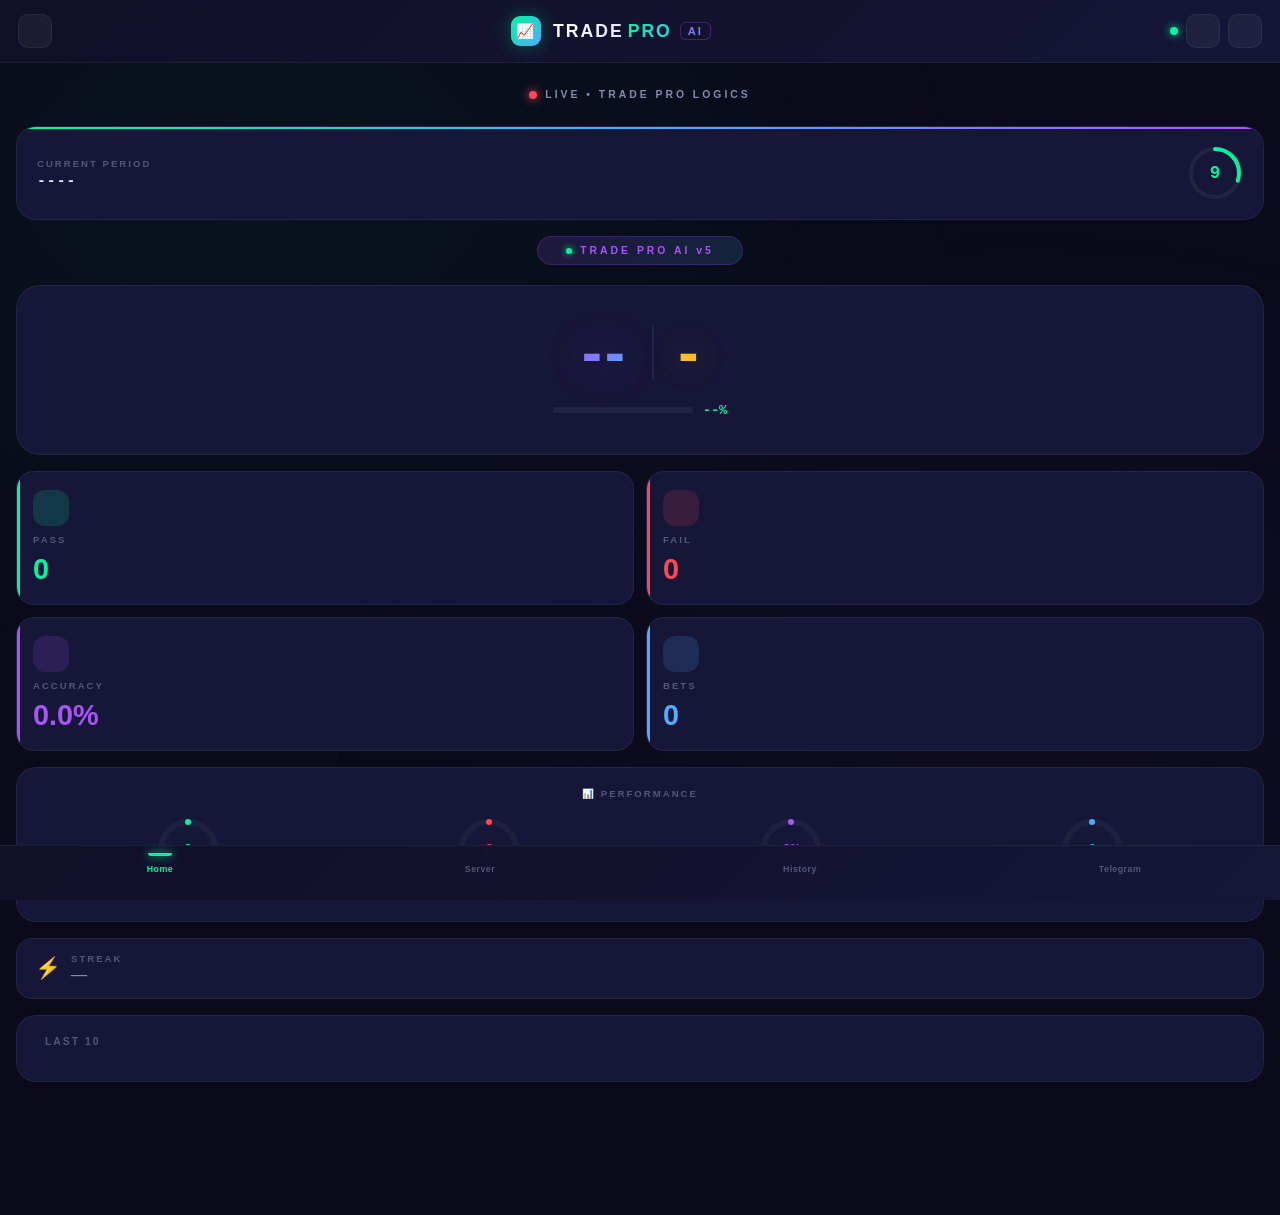
<file: index.html>
<!DOCTYPE html>
<html lang="en">
<head>
  <meta charset="UTF-8" />
  <meta name="viewport" content="width=device-width, initial-scale=1.0" />
  <title>TRADE PRO AI</title>
  <link rel="stylesheet" href="style.css">
</head>
<body>

<div class="top-header">
  <div class="close-btn"><i class="fas fa-xmark"></i></div>
  <div class="title"><div class="logo-icon">📈</div><span class="brand-trade">TRADE</span><span class="brand-pro">PRO</span><span class="brand-ai">AI</span></div>
  <div class="right-icons"><div class="status-dot"></div><div class="icon-btn"><i class="fas fa-bell"></i></div><div class="icon-btn"><i class="fas fa-gear"></i></div></div>
</div>

<div class="tab-page active" id="pageHome">
  <div class="page-container">
    <div class="live-bar animate-in"><div class="live-dot"></div><span class="live-text">LIVE • TRADE PRO LOGICS</span></div>
    <div class="period-card animate-in">
      <div class="period-left"><span class="period-label">CURRENT PERIOD</span><span class="period-value" id="periodDisplay">----</span></div>
      <div class="timer-circle"><svg viewBox="0 0 56 56"><circle class="timer-bg" cx="28" cy="28" r="24"/><circle class="timer-fg" id="timerFg" cx="28" cy="28" r="24" stroke-dasharray="150.8" stroke-dashoffset="0"/></svg><span class="timer-text" id="timerText">--</span></div>
    </div>
    <div class="server-badge animate-in"><span><div class="pulse-ring"></div>TRADE PRO AI v5</span></div>
    <div class="prediction-hero animate-in" id="predHero">
      <div class="pred-main-row">
        <span class="pred-size-display big-text" id="predSizeText">--</span>
        <div class="pred-divider"></div>
        <span class="pred-number-display" id="predNumText">-</span>
      </div>
      <div class="confidence-bar-wrapper">
        <div class="confidence-bar"><div class="confidence-fill" id="confFill" style="width:0%"></div></div>
        <span class="confidence-value" id="confValue">--%</span>
      </div>
      <div id="levelBadge" class="level-badge safe" style="display:none;">
        <i class="fas fa-layer-group"></i><span id="levelText">LEVEL 1</span>
      </div>
    </div>
    <div class="metrics-grid animate-in">
      <div class="metric-card pass-metric"><div class="metric-icon"><i class="fas fa-check"></i></div><span class="metric-label">PASS</span><span class="metric-value" id="cardPass">0</span></div>
      <div class="metric-card fail-metric"><div class="metric-icon"><i class="fas fa-xmark"></i></div><span class="metric-label">FAIL</span><span class="metric-value" id="cardFail">0</span></div>
      <div class="metric-card acc-metric"><div class="metric-icon"><i class="fas fa-bullseye"></i></div><span class="metric-label">ACCURACY</span><span class="metric-value" id="cardAccuracy">0%</span></div>
      <div class="metric-card bets-metric"><div class="metric-icon"><i class="fas fa-chart-line"></i></div><span class="metric-label">BETS</span><span class="metric-value" id="cardBets">0</span></div>
    </div>
    <div class="donut-section animate-in">
      <div class="donut-section-title">📊 PERFORMANCE</div>
      <div class="donut-row">
        <div class="donut-item"><div class="donut-ring"><svg viewBox="0 0 68 68"><circle class="bg-circle" cx="34" cy="34" r="27"/><circle class="fg-circle" id="donutPass" cx="34" cy="34" r="27" stroke="#00f5a0" stroke-dasharray="0 169.6"/></svg><span class="donut-center" id="donutPassVal" style="color:#00f5a0">0</span></div><div class="donut-label">PASS</div></div>
        <div class="donut-item"><div class="donut-ring"><svg viewBox="0 0 68 68"><circle class="bg-circle" cx="34" cy="34" r="27"/><circle class="fg-circle" id="donutFail" cx="34" cy="34" r="27" stroke="#ff4757" stroke-dasharray="0 169.6"/></svg><span class="donut-center" id="donutFailVal" style="color:#ff4757">0</span></div><div class="donut-label">FAIL</div></div>
        <div class="donut-item"><div class="donut-ring"><svg viewBox="0 0 68 68"><circle class="bg-circle" cx="34" cy="34" r="27"/><circle class="fg-circle" id="donutAcc" cx="34" cy="34" r="27" stroke="#a855f7" stroke-dasharray="0 169.6"/></svg><span class="donut-center" id="donutAccVal" style="color:#a855f7">0%</span></div><div class="donut-label">ACC</div></div>
        <div class="donut-item"><div class="donut-ring"><svg viewBox="0 0 68 68"><circle class="bg-circle" cx="34" cy="34" r="27"/><circle class="fg-circle" id="donutBets" cx="34" cy="34" r="27" stroke="#4facfe" stroke-dasharray="0 169.6"/></svg><span class="donut-center" id="donutBetsVal" style="color:#4facfe">0</span></div><div class="donut-label">BETS</div></div>
      </div>
    </div>
    <div class="streak-bar animate-in"><span class="streak-icon" id="streakIcon">🔥</span><div class="streak-info"><span class="streak-label">STREAK</span><span class="streak-value win-streak" id="streakValue">0</span></div></div>
    <div class="recent-section animate-in"><span class="section-title"><i class="fas fa-clock-rotate-left"></i>LAST 10</span><div class="recent-grid" id="recentBalls"></div></div>
  </div>
</div>

<div class="tab-page" id="pageServer">
  <div class="page-container">
    <div class="live-bar animate-in"><div class="live-dot"></div><span class="live-text">20 LOGIC ENGINE</span></div>
    <div class="server-card animate-in"><div class="server-card-title"><i class="fas fa-bolt" style="color:var(--accent-gold)"></i>ALL 20 LOGICS</div><div id="logicItems"></div></div>
    <div class="server-card animate-in"><div class="server-card-title"><i class="fas fa-brain" style="color:var(--accent-purple)"></i>ACTIVE PATTERNS</div><div id="patternCards"></div></div>
    <div class="heatmap-section animate-in"><div class="server-card-title"><i class="fas fa-grip" style="color:var(--accent-cyan)"></i>HEATMAP</div><div class="heatmap-grid" id="heatmapGrid"></div></div>
  </div>
</div>

<div class="tab-page" id="pageHistory">
  <div class="page-container">
    <div class="live-bar animate-in"><div class="live-dot"></div><span class="live-text">HISTORY</span></div>
    <div class="history-stats-bar animate-in">
      <div class="hs-item"><div class="hs-value" id="hsWins" style="color:var(--accent-green)">0</div><div class="hs-label">WINS</div></div>
      <div class="hs-item"><div class="hs-value" id="hsLosses" style="color:var(--accent-red)">0</div><div class="hs-label">LOSSES</div></div>
      <div class="hs-item"><div class="hs-value" id="hsAcc" style="color:var(--accent-purple)">0%</div><div class="hs-label">ACC</div></div>
      <div class="hs-item"><div class="hs-value" id="hsTotal" style="color:var(--accent-blue)">0</div><div class="hs-label">TOTAL</div></div>
    </div>
    <div id="historyList"></div>
    <button class="clear-btn" id="clearHistoryBtn"><i class="fas fa-trash"></i> CLEAR</button>
  </div>
</div>

<div class="tab-page" id="pageTelegram">
  <div class="page-container">
    <div class="live-bar animate-in"><div class="live-dot"></div><span class="live-text">TELEGRAM</span></div>
    <div class="server-card animate-in">
      <div class="server-card-title"><i class="fab fa-telegram" style="color:var(--accent-blue)"></i>BOT CONFIG</div>
      <div class="tg-input-group"><label class="tg-label">BOT TOKEN</label><input type="text" class="tg-input" id="botToken" placeholder="123456:ABC-DEF..."></div>
      <div class="tg-input-group"><label class="tg-label">CHANNEL ID</label><input type="text" class="tg-input" id="channelId" placeholder="@channel or -100..."></div>
      <button class="tg-btn start-btn" id="startSession"><i class="fas fa-rocket"></i>START</button>
      <button class="tg-btn stop-btn" id="stopSession" disabled><i class="fas fa-stop"></i>STOP</button>
      <div class="tg-status inactive-status" id="sessionStatus"><i class="fas fa-circle" style="font-size:0.5rem"></i>INACTIVE</div>
      <div class="tg-preview">
        <div class="tg-preview-title"><i class="fas fa-eye" style="color:var(--accent-cyan)"></i>MESSAGE PREVIEW</div>
        <div class="tg-preview-msg">
          <div class="tg-line">📈 <span class="tg-bold">TRADE PRO AI</span></div>
          <div class="tg-line">&nbsp;</div>
          <div class="tg-line">📌 <span class="tg-bold">123</span></div>
          <div class="tg-line">🎯 <span class="tg-bold">BIG 7</span></div>
        </div>
      </div>
      <div style="margin-top:20px;">
        <div class="tg-feature"><div class="tg-feature-icon" style="background:var(--accent-green-dim);color:var(--accent-green)"><i class="fas fa-paper-plane"></i></div><span class="tg-feature-text">Prediction messages</span></div>
        <div class="tg-feature"><div class="tg-feature-icon" style="background:rgba(168,85,247,0.15);color:var(--accent-purple)"><i class="fas fa-image"></i></div><span class="tg-feature-text">Win/Loss stickers</span></div>
        <div class="tg-feature"><div class="tg-feature-icon" style="background:rgba(251,191,36,0.15);color:var(--accent-gold)"><i class="fas fa-shield-halved"></i></div><span class="tg-feature-text">Period last 3 digits</span></div>
      </div>
      <div class="tg-log" id="tgLog"><div class="log-info">📋 Waiting for session start...</div></div>
    </div>
  </div>
</div>

<div class="bottom-nav">
  <div class="nav-item active" data-page="pageHome"><i class="fas fa-home"></i><div class="nav-label">Home</div></div>
  <div class="nav-item" data-page="pageServer"><i class="fas fa-server"></i><div class="nav-label">Server</div></div>
  <div class="nav-item" data-page="pageHistory"><i class="fas fa-clock-rotate-left"></i><div class="nav-label">History</div></div>
  <div class="nav-item" data-page="pageTelegram"><i class="fab fa-telegram"></i><div class="nav-label">Telegram</div></div>
</div>

<script src="script.js"></script>
</body>
</html>
</file>
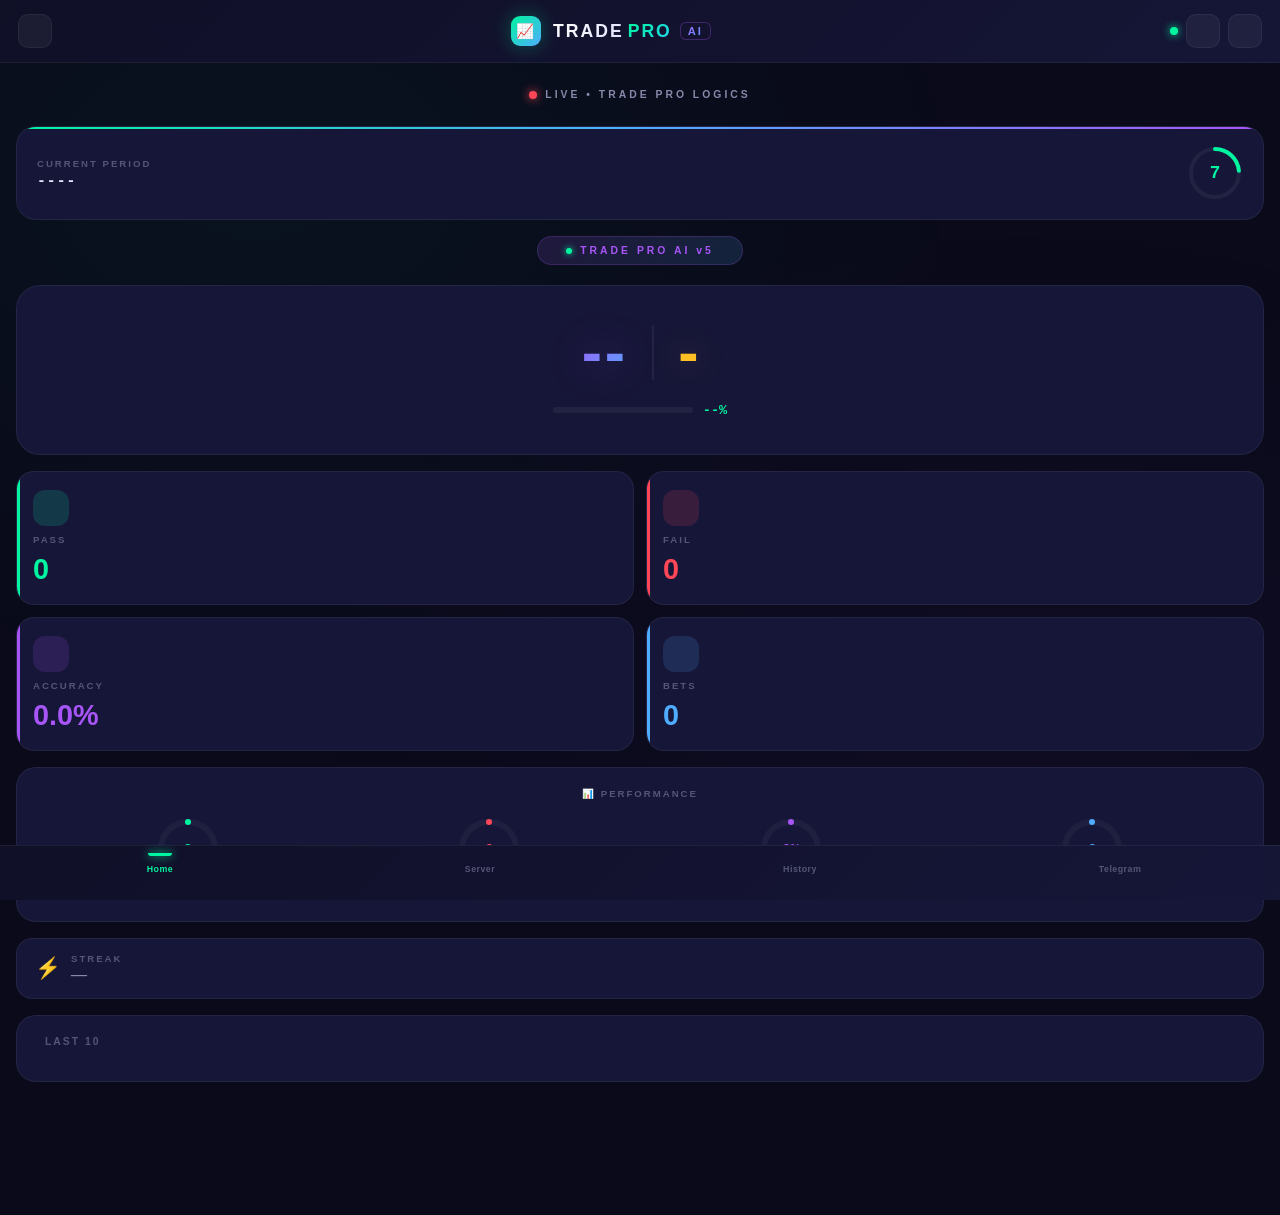
<file: index (1).html>
<!DOCTYPE html>
<html lang="en">
<head>
  <meta charset="UTF-8" />
  <meta name="viewport" content="width=device-width, initial-scale=1.0" />
  <title>TRADE PRO AI</title>
  <link rel="stylesheet" href="style.css">
</head>
<body>

<div class="top-header">
  <div class="close-btn"><i class="fas fa-xmark"></i></div>
  <div class="title"><div class="logo-icon">📈</div><span class="brand-trade">TRADE</span><span class="brand-pro">PRO</span><span class="brand-ai">AI</span></div>
  <div class="right-icons"><div class="status-dot"></div><div class="icon-btn"><i class="fas fa-bell"></i></div><div class="icon-btn"><i class="fas fa-gear"></i></div></div>
</div>

<div class="tab-page active" id="pageHome">
  <div class="page-container">
    <div class="live-bar animate-in"><div class="live-dot"></div><span class="live-text">LIVE • TRADE PRO LOGICS</span></div>
    <div class="period-card animate-in">
      <div class="period-left"><span class="period-label">CURRENT PERIOD</span><span class="period-value" id="periodDisplay">----</span></div>
      <div class="timer-circle"><svg viewBox="0 0 56 56"><circle class="timer-bg" cx="28" cy="28" r="24"/><circle class="timer-fg" id="timerFg" cx="28" cy="28" r="24" stroke-dasharray="150.8" stroke-dashoffset="0"/></svg><span class="timer-text" id="timerText">--</span></div>
    </div>
    <div class="server-badge animate-in"><span><div class="pulse-ring"></div>TRADE PRO AI v5</span></div>
    <div class="prediction-hero animate-in" id="predHero">
      <div class="pred-main-row">
        <span class="pred-size-display big-text" id="predSizeText">--</span>
        <div class="pred-divider"></div>
        <span class="pred-number-display" id="predNumText">-</span>
      </div>
      <div class="confidence-bar-wrapper">
        <div class="confidence-bar"><div class="confidence-fill" id="confFill" style="width:0%"></div></div>
        <span class="confidence-value" id="confValue">--%</span>
      </div>
      <div id="levelBadge" class="level-badge safe" style="display:none;">
        <i class="fas fa-layer-group"></i><span id="levelText">LEVEL 1</span>
      </div>
    </div>
    <div class="metrics-grid animate-in">
      <div class="metric-card pass-metric"><div class="metric-icon"><i class="fas fa-check"></i></div><span class="metric-label">PASS</span><span class="metric-value" id="cardPass">0</span></div>
      <div class="metric-card fail-metric"><div class="metric-icon"><i class="fas fa-xmark"></i></div><span class="metric-label">FAIL</span><span class="metric-value" id="cardFail">0</span></div>
      <div class="metric-card acc-metric"><div class="metric-icon"><i class="fas fa-bullseye"></i></div><span class="metric-label">ACCURACY</span><span class="metric-value" id="cardAccuracy">0%</span></div>
      <div class="metric-card bets-metric"><div class="metric-icon"><i class="fas fa-chart-line"></i></div><span class="metric-label">BETS</span><span class="metric-value" id="cardBets">0</span></div>
    </div>
    <div class="donut-section animate-in">
      <div class="donut-section-title">📊 PERFORMANCE</div>
      <div class="donut-row">
        <div class="donut-item"><div class="donut-ring"><svg viewBox="0 0 68 68"><circle class="bg-circle" cx="34" cy="34" r="27"/><circle class="fg-circle" id="donutPass" cx="34" cy="34" r="27" stroke="#00f5a0" stroke-dasharray="0 169.6"/></svg><span class="donut-center" id="donutPassVal" style="color:#00f5a0">0</span></div><div class="donut-label">PASS</div></div>
        <div class="donut-item"><div class="donut-ring"><svg viewBox="0 0 68 68"><circle class="bg-circle" cx="34" cy="34" r="27"/><circle class="fg-circle" id="donutFail" cx="34" cy="34" r="27" stroke="#ff4757" stroke-dasharray="0 169.6"/></svg><span class="donut-center" id="donutFailVal" style="color:#ff4757">0</span></div><div class="donut-label">FAIL</div></div>
        <div class="donut-item"><div class="donut-ring"><svg viewBox="0 0 68 68"><circle class="bg-circle" cx="34" cy="34" r="27"/><circle class="fg-circle" id="donutAcc" cx="34" cy="34" r="27" stroke="#a855f7" stroke-dasharray="0 169.6"/></svg><span class="donut-center" id="donutAccVal" style="color:#a855f7">0%</span></div><div class="donut-label">ACC</div></div>
        <div class="donut-item"><div class="donut-ring"><svg viewBox="0 0 68 68"><circle class="bg-circle" cx="34" cy="34" r="27"/><circle class="fg-circle" id="donutBets" cx="34" cy="34" r="27" stroke="#4facfe" stroke-dasharray="0 169.6"/></svg><span class="donut-center" id="donutBetsVal" style="color:#4facfe">0</span></div><div class="donut-label">BETS</div></div>
      </div>
    </div>
    <div class="streak-bar animate-in"><span class="streak-icon" id="streakIcon">🔥</span><div class="streak-info"><span class="streak-label">STREAK</span><span class="streak-value win-streak" id="streakValue">0</span></div></div>
    <div class="recent-section animate-in"><span class="section-title"><i class="fas fa-clock-rotate-left"></i>LAST 10</span><div class="recent-grid" id="recentBalls"></div></div>
  </div>
</div>

<div class="tab-page" id="pageServer">
  <div class="page-container">
    <div class="live-bar animate-in"><div class="live-dot"></div><span class="live-text">20 LOGIC ENGINE</span></div>
    <div class="server-card animate-in"><div class="server-card-title"><i class="fas fa-bolt" style="color:var(--accent-gold)"></i>ALL 20 LOGICS</div><div id="logicItems"></div></div>
    <div class="server-card animate-in"><div class="server-card-title"><i class="fas fa-brain" style="color:var(--accent-purple)"></i>ACTIVE PATTERNS</div><div id="patternCards"></div></div>
    <div class="heatmap-section animate-in"><div class="server-card-title"><i class="fas fa-grip" style="color:var(--accent-cyan)"></i>HEATMAP</div><div class="heatmap-grid" id="heatmapGrid"></div></div>
  </div>
</div>

<div class="tab-page" id="pageHistory">
  <div class="page-container">
    <div class="live-bar animate-in"><div class="live-dot"></div><span class="live-text">HISTORY</span></div>
    <div class="history-stats-bar animate-in">
      <div class="hs-item"><div class="hs-value" id="hsWins" style="color:var(--accent-green)">0</div><div class="hs-label">WINS</div></div>
      <div class="hs-item"><div class="hs-value" id="hsLosses" style="color:var(--accent-red)">0</div><div class="hs-label">LOSSES</div></div>
      <div class="hs-item"><div class="hs-value" id="hsAcc" style="color:var(--accent-purple)">0%</div><div class="hs-label">ACC</div></div>
      <div class="hs-item"><div class="hs-value" id="hsTotal" style="color:var(--accent-blue)">0</div><div class="hs-label">TOTAL</div></div>
    </div>
    <div id="historyList"></div>
    <button class="clear-btn" id="clearHistoryBtn"><i class="fas fa-trash"></i> CLEAR</button>
  </div>
</div>

<div class="tab-page" id="pageTelegram">
  <div class="page-container">
    <div class="live-bar animate-in"><div class="live-dot"></div><span class="live-text">TELEGRAM</span></div>
    <div class="server-card animate-in">
      <div class="server-card-title"><i class="fab fa-telegram" style="color:var(--accent-blue)"></i>BOT CONFIG</div>
      <div class="tg-input-group"><label class="tg-label">BOT TOKEN</label><input type="text" class="tg-input" id="botToken" placeholder="123456:ABC-DEF..."></div>
      <div class="tg-input-group"><label class="tg-label">CHANNEL ID</label><input type="text" class="tg-input" id="channelId" placeholder="@channel or -100..."></div>
      <button class="tg-btn start-btn" id="startSession"><i class="fas fa-rocket"></i>START</button>
      <button class="tg-btn stop-btn" id="stopSession" disabled><i class="fas fa-stop"></i>STOP</button>
      <div class="tg-status inactive-status" id="sessionStatus"><i class="fas fa-circle" style="font-size:0.5rem"></i>INACTIVE</div>
      <div class="tg-preview">
        <div class="tg-preview-title"><i class="fas fa-eye" style="color:var(--accent-cyan)"></i>MESSAGE PREVIEW</div>
        <div class="tg-preview-msg">
          <div class="tg-line">📈 <span class="tg-bold">TRADE PRO AI</span></div>
          <div class="tg-line">&nbsp;</div>
          <div class="tg-line">📌 <span class="tg-bold">123</span></div>
          <div class="tg-line">🎯 <span class="tg-bold">BIG 7</span></div>
        </div>
      </div>
      <div style="margin-top:20px;">
        <div class="tg-feature"><div class="tg-feature-icon" style="background:var(--accent-green-dim);color:var(--accent-green)"><i class="fas fa-paper-plane"></i></div><span class="tg-feature-text">Prediction messages</span></div>
        <div class="tg-feature"><div class="tg-feature-icon" style="background:rgba(168,85,247,0.15);color:var(--accent-purple)"><i class="fas fa-image"></i></div><span class="tg-feature-text">Win/Loss stickers</span></div>
        <div class="tg-feature"><div class="tg-feature-icon" style="background:rgba(251,191,36,0.15);color:var(--accent-gold)"><i class="fas fa-shield-halved"></i></div><span class="tg-feature-text">Period last 3 digits</span></div>
      </div>
      <div class="tg-log" id="tgLog"><div class="log-info">📋 Waiting for session start...</div></div>
    </div>
  </div>
</div>

<div class="bottom-nav">
  <div class="nav-item active" data-page="pageHome"><i class="fas fa-home"></i><div class="nav-label">Home</div></div>
  <div class="nav-item" data-page="pageServer"><i class="fas fa-server"></i><div class="nav-label">Server</div></div>
  <div class="nav-item" data-page="pageHistory"><i class="fas fa-clock-rotate-left"></i><div class="nav-label">History</div></div>
  <div class="nav-item" data-page="pageTelegram"><i class="fab fa-telegram"></i><div class="nav-label">Telegram</div></div>
</div>

<script src="script.js"></script>
</body>
</html>
</file>
<file: style.css>
:root{--bg-primary:#0a0a1a;--bg-card:#161638;--accent-green:#00f5a0;--accent-green-dim:rgba(0,245,160,0.15);--accent-red:#ff4757;--accent-red-dim:rgba(255,71,87,0.15);--accent-blue:#4facfe;--accent-purple:#a855f7;--accent-gold:#fbbf24;--accent-cyan:#22d3ee;--text-primary:#e8e8ff;--text-secondary:#8888aa;--text-muted:#555577;--border-color:rgba(255,255,255,0.06);--glow-green:0 0 20px rgba(0,245,160,0.3);}
*{margin:0;padding:0;box-sizing:border-box;}
body{font-family:'Inter',sans-serif;background:var(--bg-primary);color:var(--text-primary);min-height:100vh;overflow-x:hidden;padding-bottom:100px;}
body::before{content:'';position:fixed;top:0;left:0;right:0;bottom:0;background:radial-gradient(ellipse at 20% 20%,rgba(0,245,160,0.04) 0%,transparent 50%),radial-gradient(ellipse at 80% 80%,rgba(168,85,247,0.04) 0%,transparent 50%);pointer-events:none;z-index:0;}
::-webkit-scrollbar{width:4px;}::-webkit-scrollbar-thumb{background:var(--text-muted);border-radius:4px;}
.top-header{background:linear-gradient(135deg,rgba(16,16,40,0.97),rgba(22,22,56,0.97));backdrop-filter:blur(20px);color:#fff;display:flex;align-items:center;justify-content:space-between;padding:14px 18px;position:sticky;top:0;z-index:100;border-bottom:1px solid var(--border-color);}
.close-btn{width:34px;height:34px;border-radius:10px;background:rgba(255,255,255,0.05);display:flex;align-items:center;justify-content:center;font-size:0.85rem;cursor:pointer;color:var(--text-secondary);border:1px solid var(--border-color);}
.title{font-family:'Space Grotesk',sans-serif;font-weight:700;font-size:1.1rem;letter-spacing:2px;display:flex;align-items:center;gap:4px;}
.logo-icon{width:30px;height:30px;background:linear-gradient(135deg,var(--accent-green),var(--accent-blue));border-radius:9px;display:flex;align-items:center;justify-content:center;font-size:0.9rem;margin-right:8px;box-shadow:var(--glow-green);}
.brand-trade{background:linear-gradient(135deg,#fff,#e0e0ff);-webkit-background-clip:text;-webkit-text-fill-color:transparent;font-weight:900;}
.brand-pro{background:linear-gradient(135deg,var(--accent-green),var(--accent-cyan));-webkit-background-clip:text;-webkit-text-fill-color:transparent;font-weight:900;}
.brand-ai{background:linear-gradient(135deg,var(--accent-purple),var(--accent-blue));-webkit-background-clip:text;-webkit-text-fill-color:transparent;font-weight:900;font-size:0.7rem;padding:2px 7px;border:1px solid rgba(168,85,247,0.3);border-radius:6px;margin-left:4px;}
.right-icons{display:flex;gap:8px;align-items:center;}
.icon-btn{width:34px;height:34px;border-radius:10px;background:rgba(255,255,255,0.05);display:flex;align-items:center;justify-content:center;cursor:pointer;border:1px solid var(--border-color);color:var(--text-secondary);font-size:0.85rem;}
.status-dot{width:8px;height:8px;border-radius:50%;background:var(--accent-green);box-shadow:0 0 8px var(--accent-green);animation:pulse 2s infinite;}
@keyframes pulse{0%,100%{opacity:1;}50%{opacity:0.4;}}
.page-container{padding:16px;position:relative;z-index:1;}
.tab-page{display:none;}.tab-page.active{display:block;}
.live-bar{display:flex;align-items:center;justify-content:center;gap:8px;padding:10px;margin-bottom:16px;}
.live-dot{width:8px;height:8px;border-radius:50%;background:var(--accent-red);box-shadow:0 0 10px var(--accent-red);animation:livePulse 1s infinite;}
@keyframes livePulse{0%,100%{transform:scale(1);opacity:1;}50%{transform:scale(1.3);opacity:0.5;}}
.live-text{font-size:0.65rem;font-weight:700;letter-spacing:3px;color:var(--text-secondary);}
.period-card{background:var(--bg-card);border:1px solid var(--border-color);border-radius:20px;padding:18px 20px;display:flex;align-items:center;justify-content:space-between;margin-bottom:16px;position:relative;overflow:hidden;}
.period-card::before{content:'';position:absolute;top:0;left:0;right:0;height:2px;background:linear-gradient(90deg,var(--accent-green),var(--accent-blue),var(--accent-purple));}
.period-left{display:flex;flex-direction:column;gap:4px;}
.period-label{font-size:0.6rem;font-weight:700;letter-spacing:2px;color:var(--text-muted);}
.period-value{font-family:'JetBrains Mono',monospace;font-weight:700;font-size:0.92rem;color:var(--text-primary);letter-spacing:1px;}
.timer-circle{position:relative;width:56px;height:56px;}
.timer-circle svg{width:56px;height:56px;transform:rotate(-90deg);}
.timer-bg{fill:none;stroke:rgba(255,255,255,0.05);stroke-width:4;}
.timer-fg{fill:none;stroke:var(--accent-green);stroke-width:4;stroke-linecap:round;transition:stroke-dashoffset 0.5s linear,stroke 0.3s;}
.timer-fg.urgent{stroke:var(--accent-red);}
.timer-text{position:absolute;top:50%;left:50%;transform:translate(-50%,-50%);font-family:'JetBrains Mono',monospace;font-weight:700;font-size:1.1rem;color:var(--accent-green);transition:color 0.3s;}
.timer-text.urgent{color:var(--accent-red);}
.server-badge{text-align:center;margin-bottom:20px;}
.server-badge span{background:linear-gradient(135deg,rgba(168,85,247,0.15),rgba(79,172,254,0.15));border:1px solid rgba(168,85,247,0.2);color:var(--accent-purple);padding:8px 28px;border-radius:30px;font-weight:700;font-size:0.65rem;letter-spacing:3px;display:inline-flex;align-items:center;gap:8px;}
.pulse-ring{width:6px;height:6px;border-radius:50%;background:var(--accent-green);box-shadow:0 0 6px var(--accent-green);}
.prediction-hero{background:var(--bg-card);border:1px solid var(--border-color);border-radius:24px;padding:36px 20px;text-align:center;margin-bottom:16px;position:relative;overflow:hidden;}
.prediction-hero::after{content:'';position:absolute;bottom:0;left:0;right:0;height:3px;transition:background 0.3s;}
.prediction-hero.big-mode::after{background:linear-gradient(90deg,transparent,var(--accent-purple),transparent);}
.prediction-hero.small-mode::after{background:linear-gradient(90deg,transparent,var(--accent-green),transparent);}
.pred-main-row{display:flex;align-items:center;justify-content:center;gap:24px;margin-bottom:20px;}
.pred-size-display{font-family:'Space Grotesk',sans-serif;font-weight:900;font-size:3.8rem;line-height:1;letter-spacing:3px;}
.pred-size-display.big-text{background:linear-gradient(135deg,var(--accent-purple),var(--accent-blue));-webkit-background-clip:text;-webkit-text-fill-color:transparent;filter:drop-shadow(0 0 20px rgba(168,85,247,0.4));}
.pred-size-display.small-text{background:linear-gradient(135deg,var(--accent-green),var(--accent-cyan));-webkit-background-clip:text;-webkit-text-fill-color:transparent;filter:drop-shadow(0 0 20px rgba(0,245,160,0.4));}
.pred-divider{width:2px;height:55px;background:var(--border-color);border-radius:2px;}
.pred-number-display{font-family:'Space Grotesk',sans-serif;font-weight:900;font-size:3.8rem;line-height:1;color:var(--accent-gold);filter:drop-shadow(0 0 15px rgba(251,191,36,0.3));}
.confidence-bar-wrapper{display:flex;align-items:center;justify-content:center;gap:10px;}
.confidence-bar{width:140px;height:6px;background:rgba(255,255,255,0.05);border-radius:3px;overflow:hidden;}
.confidence-fill{height:100%;border-radius:3px;transition:width 0.6s ease;background:linear-gradient(90deg,var(--accent-green),var(--accent-cyan));}
.confidence-value{font-family:'JetBrains Mono',monospace;font-weight:700;font-size:0.85rem;color:var(--accent-green);}
.level-badge{display:inline-flex;align-items:center;gap:6px;padding:6px 14px;border-radius:20px;font-size:0.65rem;font-weight:700;letter-spacing:1px;margin-top:14px;}
.level-badge.safe{background:var(--accent-green-dim);color:var(--accent-green);border:1px solid rgba(0,245,160,0.2);}
.level-badge.warning{background:rgba(251,191,36,0.15);color:var(--accent-gold);border:1px solid rgba(251,191,36,0.2);}
.level-badge.danger{background:var(--accent-red-dim);color:var(--accent-red);border:1px solid rgba(255,71,87,0.2);}
@keyframes predPop{0%{transform:scale(0.8);opacity:0;}60%{transform:scale(1.05);}100%{transform:scale(1);opacity:1;}}
.pred-pop{animation:predPop 0.5s ease;}
.metrics-grid{display:grid;grid-template-columns:1fr 1fr;gap:12px;margin-bottom:16px;}
.metric-card{background:var(--bg-card);border:1px solid var(--border-color);border-radius:18px;padding:18px 16px;display:flex;flex-direction:column;gap:8px;position:relative;overflow:hidden;}
.metric-card::before{content:'';position:absolute;top:0;left:0;width:3px;height:100%;}
.metric-card.pass-metric::before{background:var(--accent-green);}
.metric-card.fail-metric::before{background:var(--accent-red);}
.metric-card.acc-metric::before{background:var(--accent-purple);}
.metric-card.bets-metric::before{background:var(--accent-blue);}
.metric-icon{width:36px;height:36px;border-radius:12px;display:flex;align-items:center;justify-content:center;font-size:0.9rem;}
.pass-metric .metric-icon{background:var(--accent-green-dim);color:var(--accent-green);}
.fail-metric .metric-icon{background:var(--accent-red-dim);color:var(--accent-red);}
.acc-metric .metric-icon{background:rgba(168,85,247,0.15);color:var(--accent-purple);}
.bets-metric .metric-icon{background:rgba(79,172,254,0.15);color:var(--accent-blue);}
.metric-label{font-size:0.6rem;font-weight:700;letter-spacing:2px;color:var(--text-muted);}
.metric-value{font-family:'Space Grotesk',sans-serif;font-weight:800;font-size:1.8rem;}
.pass-metric .metric-value{color:var(--accent-green);}
.fail-metric .metric-value{color:var(--accent-red);}
.acc-metric .metric-value{color:var(--accent-purple);}
.bets-metric .metric-value{color:var(--accent-blue);}
.donut-section{background:var(--bg-card);border:1px solid var(--border-color);border-radius:20px;padding:20px;margin-bottom:16px;}
.donut-section-title{font-size:0.6rem;font-weight:700;letter-spacing:2px;color:var(--text-muted);margin-bottom:16px;text-align:center;}
.donut-row{display:flex;justify-content:space-around;}
.donut-item{text-align:center;}
.donut-ring{width:68px;height:68px;position:relative;margin:0 auto 8px;}
.donut-ring svg{width:68px;height:68px;transform:rotate(-90deg);}
.bg-circle{fill:none;stroke:rgba(255,255,255,0.04);stroke-width:6;}
.fg-circle{fill:none;stroke-width:6;stroke-linecap:round;transition:stroke-dasharray 0.8s ease;}
.donut-center{position:absolute;top:50%;left:50%;transform:translate(-50%,-50%);font-weight:800;font-size:0.85rem;font-family:'JetBrains Mono',monospace;}
.donut-label{font-size:0.55rem;font-weight:700;letter-spacing:2px;color:var(--text-muted);}
.recent-section{background:var(--bg-card);border:1px solid var(--border-color);border-radius:20px;padding:20px;margin-bottom:16px;}
.section-title{font-size:0.65rem;font-weight:700;letter-spacing:2px;color:var(--text-muted);display:flex;align-items:center;gap:8px;margin-bottom:14px;}
.section-title i{font-size:0.8rem;color:var(--accent-blue);}
.recent-grid{display:flex;gap:8px;flex-wrap:wrap;}
.result-ball{width:50px;height:50px;border-radius:14px;display:flex;flex-direction:column;align-items:center;justify-content:center;font-weight:800;font-size:1.15rem;color:#fff;font-family:'Space Grotesk';}
.result-ball .rb-label{font-size:0.45rem;font-weight:700;letter-spacing:1px;opacity:0.8;}
.streak-bar{background:var(--bg-card);border:1px solid var(--border-color);border-radius:16px;padding:14px 18px;margin-bottom:16px;display:flex;align-items:center;gap:10px;}
.streak-icon{font-size:1.3rem;}
.streak-info{display:flex;flex-direction:column;gap:2px;}
.streak-label{font-size:0.6rem;font-weight:700;letter-spacing:2px;color:var(--text-muted);}
.streak-value{font-family:'Space Grotesk';font-weight:800;font-size:1rem;}
.streak-value.win-streak{color:var(--accent-green);}
.streak-value.loss-streak{color:var(--accent-red);}
.server-card{background:var(--bg-card);border:1px solid var(--border-color);border-radius:20px;padding:20px;margin-bottom:14px;}
.server-card-title{font-size:0.65rem;font-weight:700;letter-spacing:2px;color:var(--text-muted);margin-bottom:16px;display:flex;align-items:center;gap:8px;}
.server-card-title i{font-size:0.85rem;}
.logic-item{display:flex;justify-content:space-between;align-items:center;padding:12px 0;border-bottom:1px solid var(--border-color);}
.logic-item:last-child{border-bottom:none;}
.logic-name{font-weight:600;font-size:0.8rem;color:var(--text-secondary);display:flex;align-items:center;gap:8px;}
.logic-name i{font-size:0.75rem;}
.logic-value{font-family:'JetBrains Mono',monospace;font-weight:700;font-size:0.85rem;text-align:right;}
.pattern-card{padding:12px 16px;border-radius:12px;margin-bottom:8px;font-weight:600;font-size:0.8rem;border-left:4px solid;background:rgba(255,255,255,0.02);color:var(--text-secondary);}
.heatmap-section{background:var(--bg-card);border:1px solid var(--border-color);border-radius:20px;padding:20px;margin-bottom:14px;}
.heatmap-grid{display:grid;grid-template-columns:repeat(10,1fr);gap:6px;margin-top:12px;}
.heat-cell{aspect-ratio:1;border-radius:10px;display:flex;flex-direction:column;align-items:center;justify-content:center;font-family:'JetBrains Mono',monospace;font-weight:700;font-size:0.75rem;color:var(--text-primary);}
.history-item{background:var(--bg-card);border:1px solid var(--border-color);border-radius:16px;padding:14px 18px;margin-bottom:10px;display:flex;align-items:center;justify-content:space-between;}
.hi-left{display:flex;flex-direction:column;gap:4px;}
.hi-period{font-family:'JetBrains Mono',monospace;font-weight:600;font-size:0.7rem;color:var(--text-muted);}
.hi-pred{font-weight:700;font-size:0.85rem;}
.hi-actual{font-size:0.7rem;color:var(--text-secondary);}
.hi-status{font-weight:800;font-size:0.7rem;padding:6px 14px;border-radius:20px;letter-spacing:0.5px;}
.hi-status.win{background:var(--accent-green-dim);color:var(--accent-green);border:1px solid rgba(0,245,160,0.2);}
.hi-status.loss{background:var(--accent-red-dim);color:var(--accent-red);border:1px solid rgba(255,71,87,0.2);}
.hi-status.pending{background:rgba(251,191,36,0.15);color:var(--accent-gold);border:1px solid rgba(251,191,36,0.2);}
.history-stats-bar{background:var(--bg-card);border:1px solid var(--border-color);border-radius:16px;padding:14px 18px;margin-bottom:14px;display:flex;justify-content:space-around;}
.hs-item{text-align:center;}
.hs-value{font-family:'Space Grotesk';font-weight:800;font-size:1.2rem;}
.hs-label{font-size:0.55rem;font-weight:700;letter-spacing:2px;color:var(--text-muted);}
.clear-btn{background:var(--accent-red-dim);color:var(--accent-red);border:1px solid rgba(255,71,87,0.2);width:100%;padding:14px;border-radius:14px;font-weight:700;font-size:0.85rem;cursor:pointer;margin-top:16px;letter-spacing:1px;}
.tg-input-group{margin-bottom:16px;}
.tg-label{font-size:0.65rem;font-weight:700;letter-spacing:2px;color:var(--text-muted);margin-bottom:8px;display:block;}
.tg-input{width:100%;padding:14px 18px;border-radius:14px;border:1px solid var(--border-color);font-size:0.85rem;font-family:'JetBrains Mono',monospace;background:rgba(255,255,255,0.03);color:var(--text-primary);outline:none;}
.tg-input:focus{border-color:var(--accent-purple);box-shadow:0 0 0 3px rgba(168,85,247,0.1);}
.tg-input::placeholder{color:var(--text-muted);}
.tg-btn{width:100%;padding:16px;border-radius:16px;border:none;font-weight:800;font-size:0.9rem;letter-spacing:1px;cursor:pointer;margin-bottom:10px;display:flex;align-items:center;justify-content:center;gap:8px;}
.tg-btn.start-btn{background:linear-gradient(135deg,var(--accent-green),#00c98d);color:var(--bg-primary);box-shadow:0 4px 20px rgba(0,245,160,0.3);}
.tg-btn.stop-btn{background:linear-gradient(135deg,var(--accent-red),#e63e50);color:#fff;box-shadow:0 4px 20px rgba(255,71,87,0.3);}
.tg-btn:disabled{opacity:0.3;cursor:default;box-shadow:none;}
.tg-status{text-align:center;padding:14px;border-radius:14px;font-weight:700;font-size:0.8rem;margin-top:12px;display:flex;align-items:center;justify-content:center;gap:8px;letter-spacing:1px;}
.tg-status.active-status{background:var(--accent-green-dim);color:var(--accent-green);border:1px solid rgba(0,245,160,0.2);}
.tg-status.inactive-status{background:rgba(255,255,255,0.03);color:var(--text-muted);border:1px solid var(--border-color);}
.tg-preview{background:#0e1621;border:1px solid rgba(255,255,255,0.08);border-radius:16px;padding:20px;margin-top:20px;}
.tg-preview-title{font-size:0.6rem;font-weight:700;letter-spacing:2px;color:var(--text-muted);margin-bottom:14px;display:flex;align-items:center;gap:6px;}
.tg-preview-msg{background:#182533;border-radius:12px;padding:14px 16px;margin-bottom:8px;border-left:3px solid var(--accent-blue);}
.tg-line{font-size:0.8rem;color:#d5dbe1;line-height:1.8;font-family:'Inter',sans-serif;}
.tg-bold{font-weight:800;color:#fff;}
.tg-feature{display:flex;align-items:center;gap:12px;padding:12px 0;border-bottom:1px solid var(--border-color);}
.tg-feature:last-child{border-bottom:none;}
.tg-feature-icon{width:36px;height:36px;border-radius:10px;display:flex;align-items:center;justify-content:center;font-size:0.85rem;}
.tg-feature-text{font-size:0.8rem;font-weight:600;color:var(--text-secondary);}
.tg-log{margin-top:16px;background:rgba(0,0,0,0.3);border:1px solid var(--border-color);border-radius:12px;padding:12px;max-height:150px;overflow-y:auto;font-family:'JetBrains Mono',monospace;font-size:0.65rem;color:var(--text-muted);}
.tg-log div{padding:2px 0;border-bottom:1px solid rgba(255,255,255,0.03);}
.tg-log .log-ok{color:var(--accent-green);}
.tg-log .log-err{color:var(--accent-red);}
.tg-log .log-info{color:var(--accent-blue);}
.bottom-nav{position:fixed;bottom:0;left:0;right:0;background:linear-gradient(135deg,rgba(16,16,40,0.98),rgba(22,22,56,0.98));backdrop-filter:blur(20px);border-top:1px solid var(--border-color);display:flex;justify-content:space-around;padding:8px 0 20px;z-index:200;}
.nav-item{text-align:center;cursor:pointer;position:relative;flex:1;padding:6px 0;}
.nav-item i{font-size:1.2rem;color:var(--text-muted);display:block;margin-bottom:4px;}
.nav-label{font-size:0.55rem;font-weight:700;color:var(--text-muted);letter-spacing:0.5px;}
.nav-item.active i{color:var(--accent-green);}
.nav-item.active .nav-label{color:var(--accent-green);}
.nav-item.active::before{content:'';position:absolute;top:-1px;left:50%;transform:translateX(-50%);width:24px;height:3px;background:var(--accent-green);border-radius:0 0 3px 3px;box-shadow:0 0 10px var(--accent-green);}
@keyframes fadeUp{from{opacity:0;transform:translateY(16px);}to{opacity:1;transform:translateY(0);}}
.animate-in{animation:fadeUp 0.4s ease;}
.empty-state{text-align:center;color:var(--text-muted);padding:40px 20px;font-size:0.85rem;}
.empty-state i{font-size:2rem;margin-bottom:10px;display:block;}
</file>
